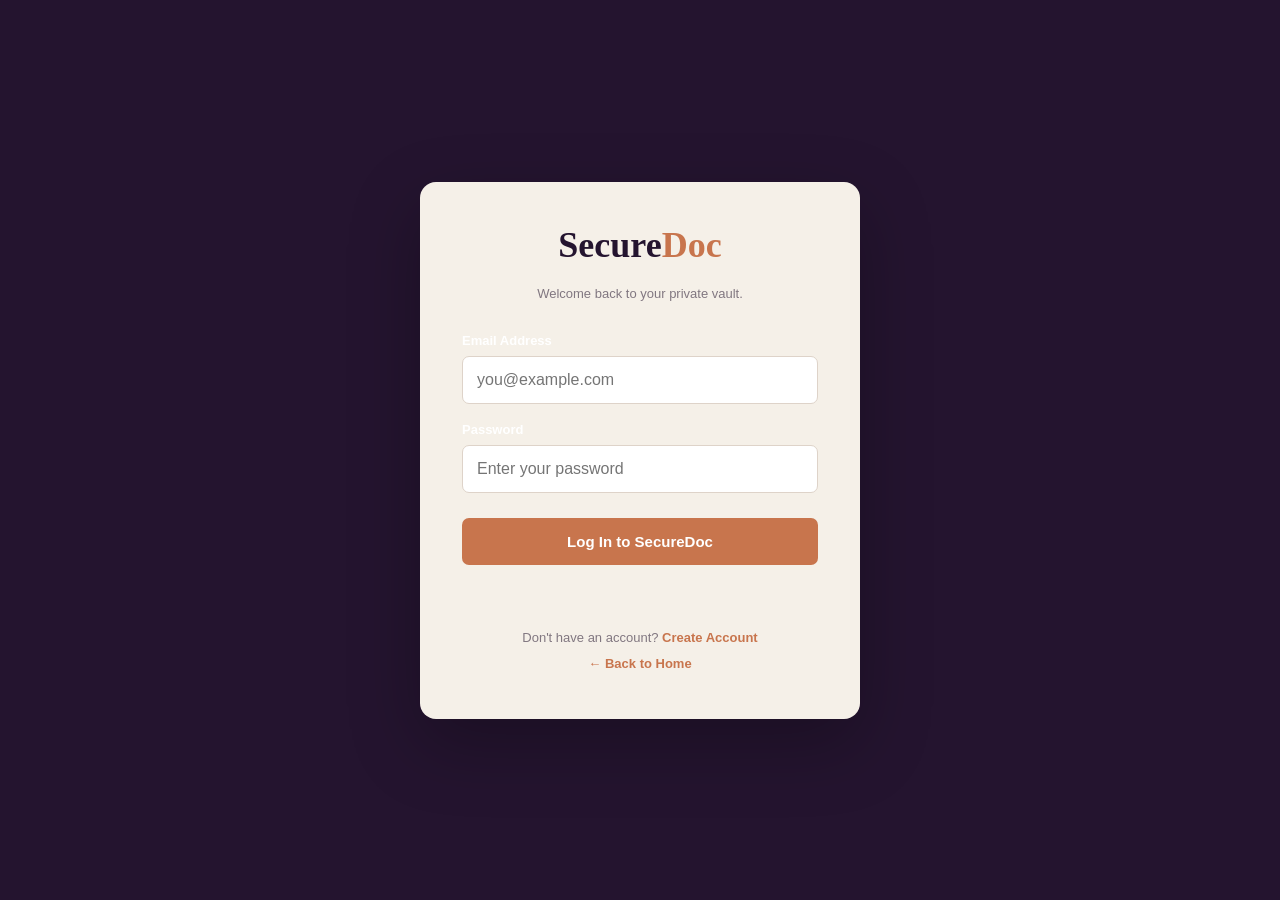
<file: app/templates/login.html>
﻿<!DOCTYPE html>
<html lang="en">
<head>
    <meta charset="UTF-8">
    <meta name="viewport" content="width=device-width, initial-scale=1.0">
    <title>Login | SecureDoc</title>
    <link rel="stylesheet" href="/static/css/style.css">

    <style>
        body {
            min-height: 100vh;
            display: grid;
            place-items: center;
            padding: 30px 16px;
            background: #24142F;
        }

        .login-card {
            width: 100%;
            max-width: 440px;
            padding: 42px;
            background: #F5F0E8;
            border-radius: 16px;
            box-shadow: 0 25px 70px #00000040;
        }

        .login-brand {
            text-align: center;
            margin-bottom: 32px;
        }

        .login-brand h1 {
            font-family: 'Playfair Display', serif;
            font-size: 36px;
            color: #24142F;
        }

        .login-brand h1 span {
            color: #C8754D;
        }

        .login-brand p {
            margin-top: 10px;
            color: #817780;
            font-size: 13px;
        }

        .login-card label {
            display: block;
            margin: 18px 0 8px;
            font-size: 13px;
            font-weight: 600;
        }

        .login-card input {
            width: 100%;
            padding: 14px;
            border: 1px solid #DED3C9;
            border-radius: 7px;
            background: white;
            font: inherit;
            outline: none;
        }

        .login-card input:focus {
            border-color: #C8754D;
            box-shadow: 0 0 0 3px #C8754D20;
        }

        .login-card button {
            width: 100%;
            margin-top: 25px;
            padding: 15px;
            border: none;
            border-radius: 7px;
            background: #C8754D;
            color: white;
            font-size: 15px;
            font-weight: 600;
            cursor: pointer;
            transition: background 0.2s ease;
        }

        .login-card button:hover {
            background: #B66440;
        }

        .login-card button:disabled {
            opacity: 0.65;
            cursor: not-allowed;
        }

        #message {
            margin-top: 16px;
            font-size: 13px;
            line-height: 1.6;
            text-align: center;
            min-height: 20px;
        }

        .login-footer {
            margin-top: 24px;
            text-align: center;
            color: #817780;
            font-size: 13px;
            line-height: 2;
        }

        .login-footer a {
            color: #C8754D;
            font-weight: 600;
            text-decoration: none;
        }

        .login-footer a:hover {
            text-decoration: underline;
        }

        @media (max-width: 480px) {
            .login-card {
                padding: 30px 24px;
            }

            .login-brand h1 {
                font-size: 32px;
            }
        }
    </style>
</head>

<body>

    <main class="login-card">

        <div class="login-brand">
            <h1>Secure<span>Doc</span></h1>
            <p>Welcome back to your private vault.</p>
        </div>

        <form id="loginForm">

            <label for="email">Email Address</label>
            <input
                type="email"
                id="email"
                name="email"
                autocomplete="username"
                required
                placeholder="you@example.com"
            >

            <label for="password">Password</label>
            <input
                type="password"
                id="password"
                name="password"
                minlength="8"
                maxlength="128"
                autocomplete="current-password"
                required
                placeholder="Enter your password"
            >

            <button type="submit" id="loginButton">
                Log In to SecureDoc
            </button>

            <p id="message" role="status" aria-live="polite"></p>

        </form>

        <div class="login-footer">
            Don't have an account?
            <a href="/register">Create Account</a>
            <br>
            <a href="/">&#8592; Back to Home</a>
        </div>

    </main>

    <script>
        const loginForm = document.getElementById("loginForm");
        const loginButton = document.getElementById("loginButton");
        const message = document.getElementById("message");

        function getCookie(name) {
            const cookies = document.cookie.split(";");

            for (const cookie of cookies) {
                const trimmed = cookie.trim();

                if (trimmed.startsWith(name + "=")) {
                    return decodeURIComponent(
                        trimmed.substring(name.length + 1)
                    );
                }
            }

            return null;
        }

        async function getCsrfToken() {
            let token = getCookie("csrf_token");

            if (token) {
                return token;
            }

            await fetch("/login", {
                method: "GET",
                credentials: "same-origin",
                cache: "no-store"
            });

            token = getCookie("csrf_token");

            if (!token) {
                throw new Error(
                    "Security token unavailable. Please refresh the page."
                );
            }

            return token;
        }

        loginForm.addEventListener("submit", async function (event) {
            event.preventDefault();

            message.textContent = "";
            loginButton.disabled = true;
            loginButton.textContent = "Signing in...";

            try {
                const email = document.getElementById("email").value.trim();
                const password = document.getElementById("password").value;

                const csrfToken = await getCsrfToken();

                const response = await fetch("/auth/login", {
                    method: "POST",
                    credentials: "same-origin",
                    headers: {
                        "Content-Type": "application/json",
                        "X-CSRF-Token": csrfToken
                    },
                    body: JSON.stringify({
                        email: email,
                        password: password
                    })
                });

                const result = await response.json().catch(() => ({}));

                if (!response.ok) {
                    if (response.status === 401) {
                        throw new Error("Invalid email or password.");
                    }

                    if (response.status === 403) {
                        throw new Error(
                            "Security validation failed. Please refresh the page."
                        );
                    }

                    if (response.status === 429) {
                        throw new Error(
                            "Too many attempts. Please try again later."
                        );
                    }

                    if (response.status >= 500) {
                        throw new Error(
                            "Server error. Please try again later."
                        );
                    }

                    throw new Error(
                        result.detail || "Login failed."
                    );
                }

                message.textContent = "Login successful. Redirecting...";

                window.location.assign("/dashboard");

            } catch (error) {
                message.textContent =
                    error.message || "Unable to connect. Please try again.";

                loginButton.disabled = false;
                loginButton.textContent = "Log In to SecureDoc";
            }
        });
    </script>

</body>
</html>
</file>
<file: static/css/style.css>
/* SecureDoc Global Styles */

* {
    margin: 0;
    padding: 0;
    box-sizing: border-box;
}

body {
    font-family: 'Segoe UI', sans-serif;
    background: linear-gradient(135deg, #0f172a, #1e3a8a);
    min-height: 100vh;
    display: flex;
    justify-content: center;
    align-items: center;
    color: #ffffff;
}

.container {
    background: #ffffff;
    color: #1e293b;
    width: 90%;
    max-width: 500px;
    padding: 40px;
    border-radius: 16px;
    text-align: center;
    box-shadow: 0 15px 40px rgba(0, 0, 0, 0.3);
}

h1 {
    color: #2563eb;
    margin-bottom: 20px;
    font-size: 32px;
}

p {
    margin-bottom: 20px;
    font-size: 16px;
}

button, .btn {
    display: inline-block;
    background: #2563eb;
    color: white;
    padding: 12px 28px;
    border: none;
    border-radius: 8px;
    text-decoration: none;
    cursor: pointer;
    font-size: 16px;
    transition: 0.3s;
}

button:hover, .btn:hover {
    background: #1d4ed8;
    transform: translateY(-2px);
}
</file>
